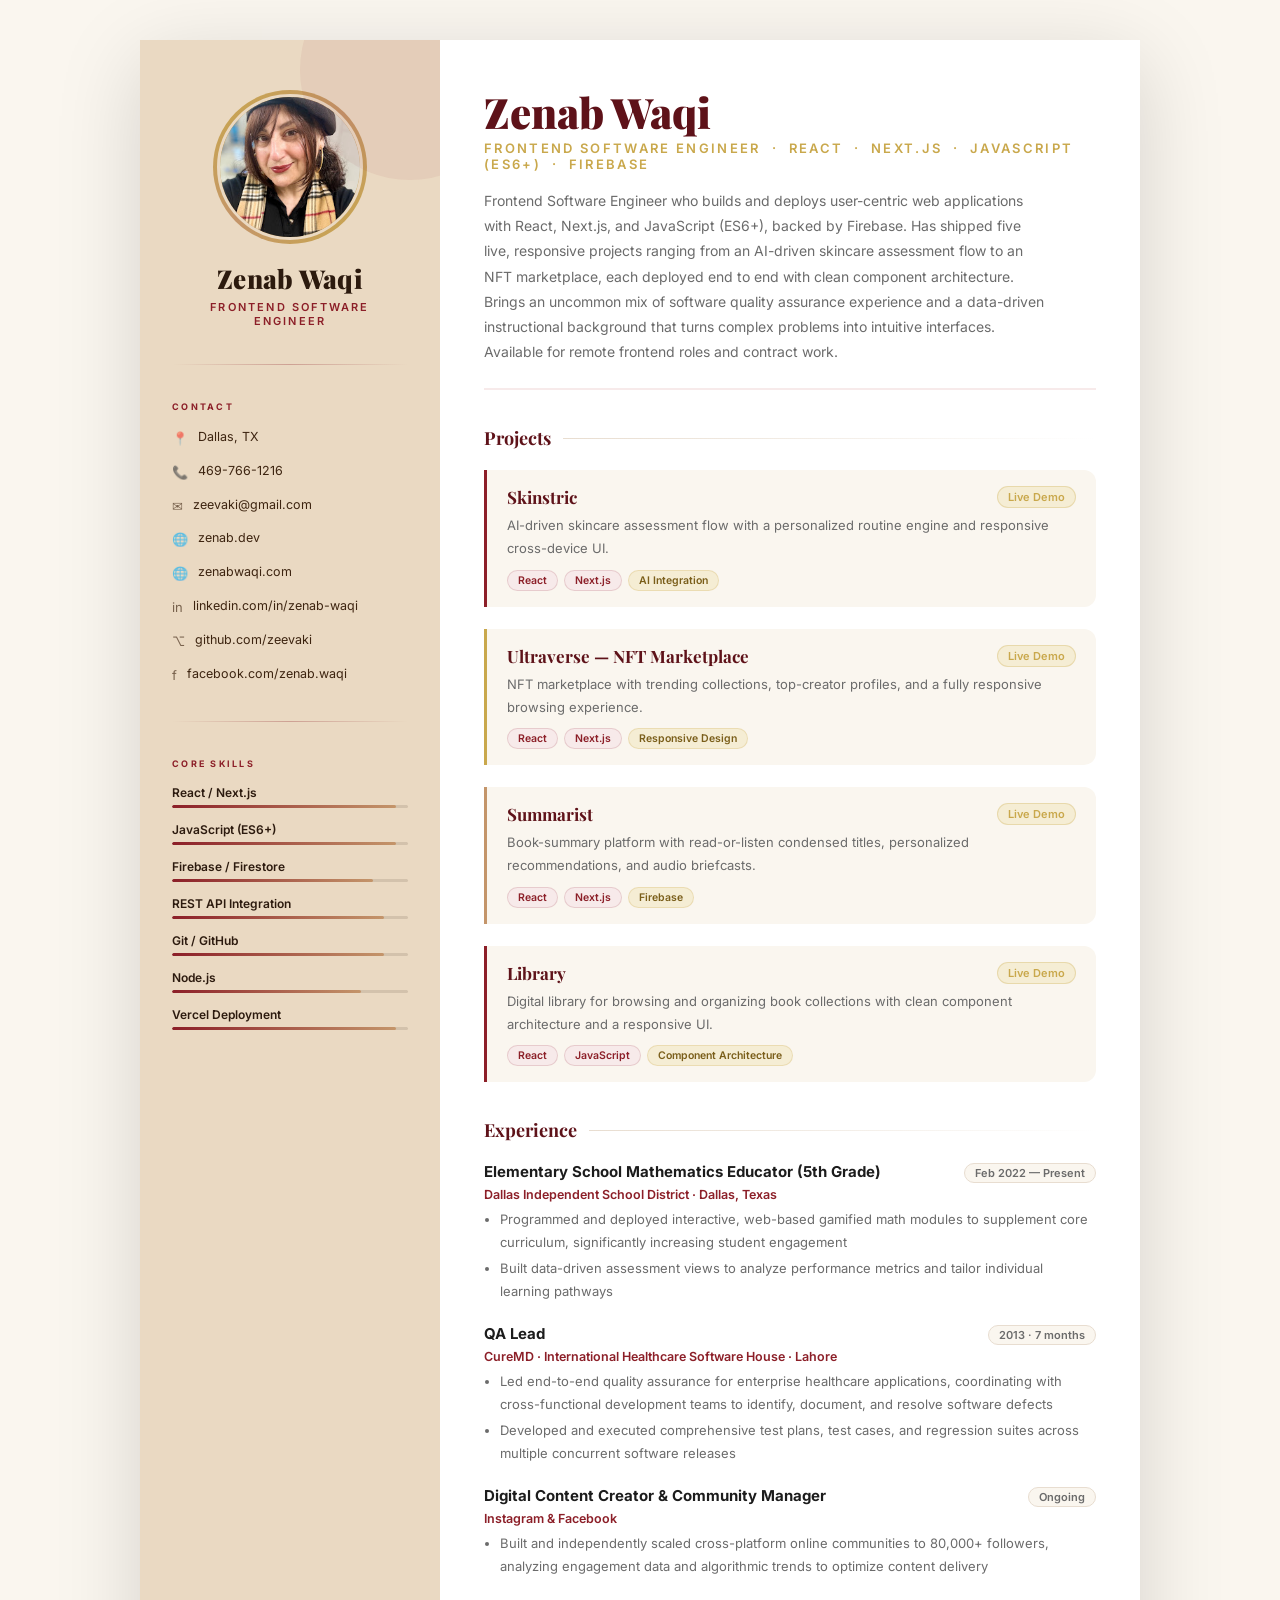
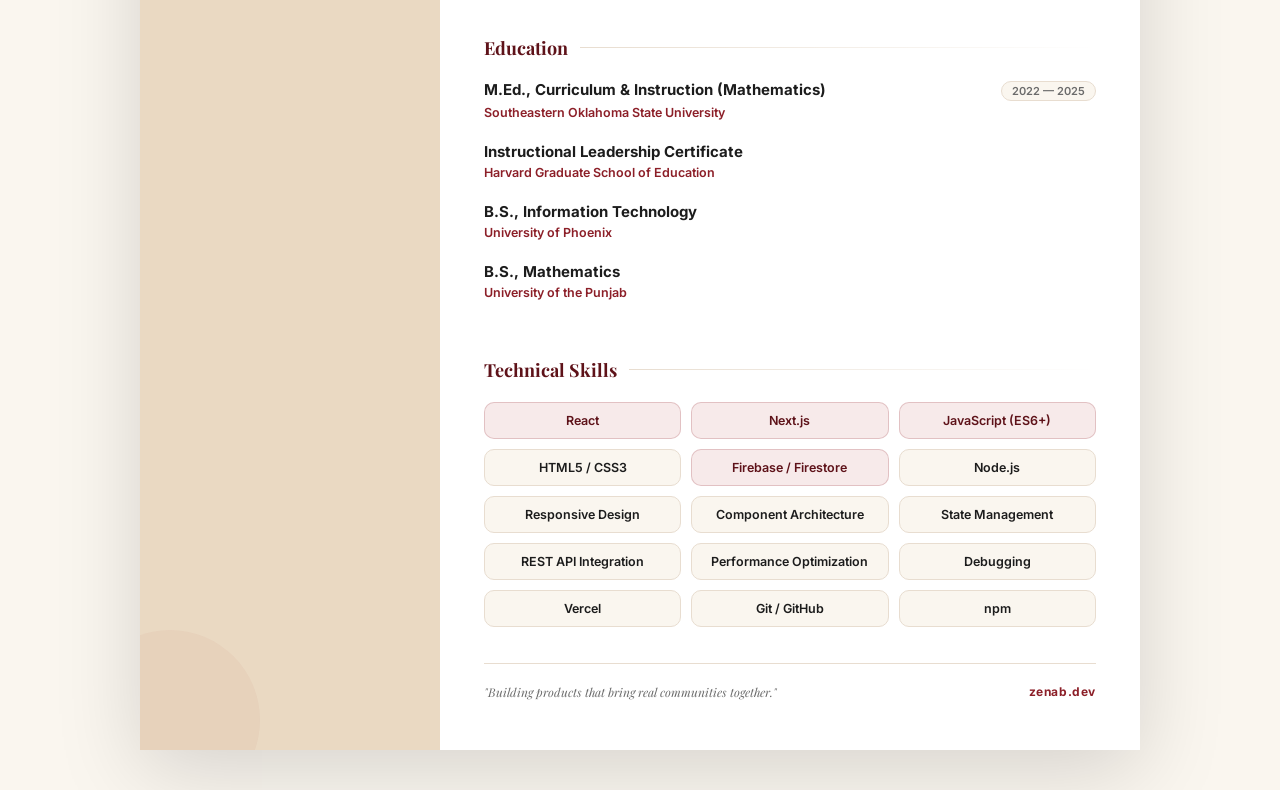
<file: resume.html>
<!DOCTYPE html>
<html lang="en">
<head>
  <meta charset="UTF-8" />
  <meta name="viewport" content="width=device-width, initial-scale=1.0" />
  <title>Zenab Waqi — Frontend Software Engineer</title>
  <link rel="preconnect" href="https://fonts.googleapis.com" />
  <link rel="preconnect" href="https://fonts.gstatic.com" crossorigin />
  <link href="https://fonts.googleapis.com/css2?family=Playfair+Display:wght@600;700;900&family=Inter:wght@300;400;500;600;700&display=swap" rel="stylesheet" />
  <style>
    *, *::before, *::after { margin: 0; padding: 0; box-sizing: border-box; }

    :root {
      --burgundy:     #8C1F28;
      --burgundy-dk:  #5E1219;
      --burgundy-lt:  #F7EAEA;
      --gold:         #C9A84C;
      --gold-lt:      #F5EDD4;
      --black:        #1C1C1C;
      --camel:        #C4956A;
      --cream:        #FAF6EF;
      --white:        #FFFFFF;
      --text:         #2C2C2C;
      --text-muted:   #6B6B6B;
      --border:       #E8DDD0;
    }

    body {
      font-family: 'Inter', sans-serif;
      background: var(--cream);
      color: var(--text);
      min-height: 100vh;
      display: flex;
      justify-content: center;
      align-items: flex-start;
      padding: 40px 20px;
    }

    .page {
      width: 1000px;
      background: var(--white);
      box-shadow: 0 20px 80px rgba(0,0,0,0.15);
      display: grid;
      grid-template-columns: 300px 1fr;
      min-height: 1100px;
    }

    /* ── SIDEBAR ── */
    .sidebar {
      background: #EAD9C2;
      padding: 50px 32px 50px;
      display: flex;
      flex-direction: column;
      gap: 36px;
      position: relative;
      overflow: hidden;
    }

    .sidebar::before {
      content: '';
      position: absolute;
      top: -80px; right: -80px;
      width: 220px; height: 220px;
      border-radius: 50%;
      background: rgba(140,31,40,0.06);
    }

    .sidebar::after {
      content: '';
      position: absolute;
      bottom: -60px; left: -60px;
      width: 180px; height: 180px;
      border-radius: 50%;
      background: rgba(140,31,40,0.04);
    }

    /* Photo */
    .photo-wrap {
      display: flex;
      flex-direction: column;
      align-items: center;
      gap: 0;
    }

    .photo-ring {
      width: 154px;
      height: 154px;
      border-radius: 50%;
      padding: 4px;
      background: linear-gradient(135deg, var(--gold), var(--camel), var(--gold));
      margin-bottom: 20px;
    }

    .photo-ring img {
      width: 100%;
      height: 100%;
      border-radius: 50%;
      object-fit: cover;
      border: 3px solid #EAD9C2;
      display: block;
    }

    .photo-initials {
      width: 100%;
      height: 100%;
      border-radius: 50%;
      background: var(--burgundy);
      display: flex;
      align-items: center;
      justify-content: center;
      font-family: 'Playfair Display', serif;
      font-size: 42px;
      font-weight: 700;
      color: var(--gold);
      border: 3px solid var(--burgundy-dk);
    }

    .sidebar-name {
      font-family: 'Playfair Display', serif;
      font-size: 26px;
      font-weight: 900;
      color: #2C1A0E;
      text-align: center;
      line-height: 1.15;
      letter-spacing: 0.3px;
    }

    .sidebar-title {
      font-size: 11px;
      font-weight: 600;
      letter-spacing: 0.2em;
      text-transform: uppercase;
      color: var(--burgundy);
      text-align: center;
      margin-top: 6px;
    }

    /* Divider */
    .divider {
      width: 100%;
      height: 1px;
      background: linear-gradient(90deg, transparent, rgba(140,31,40,0.3), transparent);
      opacity: 1;
    }

    /* Sidebar section */
    .s-section { display: flex; flex-direction: column; gap: 14px; }

    .s-label {
      font-size: 9px;
      font-weight: 700;
      letter-spacing: 0.25em;
      text-transform: uppercase;
      color: var(--burgundy);
      margin-bottom: 2px;
    }

    /* Contact */
    .contact-item {
      display: flex;
      align-items: flex-start;
      gap: 10px;
      font-size: 12.5px;
      color: #3D2410;
      font-weight: 400;
      line-height: 1.45;
      word-break: break-word;
    }

    .contact-icon {
      font-size: 13px;
      margin-top: 1px;
      flex-shrink: 0;
      opacity: 0.65;
    }

    .contact-item a {
      color: #3D2410;
      text-decoration: none;
    }
    .contact-item a:hover { color: var(--burgundy); }

    /* Skills */
    .skill-item {
      display: flex;
      flex-direction: column;
      gap: 5px;
    }

    .skill-name {
      font-size: 12px;
      font-weight: 600;
      color: #2C1A0E;
      display: flex;
      justify-content: space-between;
    }

    .skill-bar {
      height: 3px;
      background: rgba(44,26,14,0.12);
      border-radius: 2px;
      overflow: hidden;
    }

    .skill-fill {
      height: 100%;
      background: linear-gradient(90deg, var(--burgundy), var(--camel));
      border-radius: 2px;
    }

    /* Social media stats */
    .stat-grid {
      display: grid;
      grid-template-columns: 1fr 1fr;
      gap: 10px;
    }

    .stat-card {
      background: rgba(201,168,76,0.12);
      border: 1px solid rgba(201,168,76,0.25);
      border-radius: 10px;
      padding: 10px 8px;
      text-align: center;
    }

    .stat-num {
      font-family: 'Playfair Display', serif;
      font-size: 18px;
      font-weight: 700;
      color: var(--gold);
      display: block;
    }

    .stat-lbl {
      font-size: 9px;
      font-weight: 600;
      letter-spacing: 0.1em;
      text-transform: uppercase;
      color: rgba(255,255,255,0.55);
      display: block;
      margin-top: 2px;
    }

    /* ── MAIN ── */
    .main {
      padding: 50px 44px;
      display: flex;
      flex-direction: column;
      gap: 36px;
    }

    /* Main header */
    .main-header {
      border-bottom: 2px solid var(--burgundy-lt);
      padding-bottom: 24px;
    }

    .main-header h1 {
      font-family: 'Playfair Display', serif;
      font-size: 42px;
      font-weight: 900;
      color: var(--burgundy-dk);
      line-height: 1.05;
      margin-bottom: 6px;
    }

    .main-header .subtitle {
      font-size: 13px;
      font-weight: 600;
      letter-spacing: 0.18em;
      text-transform: uppercase;
      color: var(--gold);
      margin-bottom: 16px;
    }

    .summary {
      font-size: 14px;
      color: var(--text-muted);
      line-height: 1.8;
      font-weight: 400;
      max-width: 560px;
    }

    /* Section heading */
    .section-title {
      display: flex;
      align-items: center;
      gap: 12px;
      margin-bottom: 20px;
    }

    .section-title h2 {
      font-family: 'Playfair Display', serif;
      font-size: 18px;
      font-weight: 700;
      color: var(--burgundy-dk);
      white-space: nowrap;
    }

    .section-title::after {
      content: '';
      flex: 1;
      height: 1px;
      background: linear-gradient(90deg, var(--border), transparent);
    }

    /* Project cards */
    .projects { display: flex; flex-direction: column; gap: 22px; }

    .project-card {
      border-left: 3px solid var(--burgundy);
      padding: 16px 20px;
      background: var(--cream);
      border-radius: 0 12px 12px 0;
      position: relative;
    }

    .project-card.gold { border-left-color: var(--gold); }
    .project-card.camel { border-left-color: var(--camel); }

    .project-top {
      display: flex;
      justify-content: space-between;
      align-items: flex-start;
      margin-bottom: 6px;
      flex-wrap: wrap;
      gap: 6px;
    }

    .project-name {
      font-family: 'Playfair Display', serif;
      font-size: 17px;
      font-weight: 700;
      color: var(--burgundy-dk);
    }

    .project-url {
      font-size: 11px;
      font-weight: 600;
      color: var(--gold);
      text-decoration: none;
      background: var(--gold-lt);
      padding: 3px 10px;
      border-radius: 20px;
      border: 1px solid rgba(201,168,76,0.3);
    }

    .project-desc {
      font-size: 13px;
      color: var(--text-muted);
      line-height: 1.75;
      margin-bottom: 10px;
    }

    .tag-row { display: flex; flex-wrap: wrap; gap: 6px; }

    .tag {
      font-size: 10.5px;
      font-weight: 600;
      padding: 3px 10px;
      border-radius: 20px;
      background: var(--burgundy-lt);
      color: var(--burgundy);
      border: 1px solid rgba(140,31,40,0.15);
    }

    .tag.gold-tag {
      background: var(--gold-lt);
      color: #7A5E1A;
      border-color: rgba(201,168,76,0.25);
    }

    /* Experience */
    .exp-item { margin-bottom: 22px; }
    .exp-top {
      display: flex;
      justify-content: space-between;
      align-items: baseline;
      margin-bottom: 4px;
      flex-wrap: wrap;
      gap: 4px;
    }
    .exp-role {
      font-size: 15px;
      font-weight: 700;
      color: var(--black);
    }
    .exp-period {
      font-size: 11px;
      font-weight: 600;
      color: var(--text-muted);
      background: var(--cream);
      padding: 2px 10px;
      border-radius: 20px;
      border: 1px solid var(--border);
    }
    .exp-org {
      font-size: 12.5px;
      font-weight: 600;
      color: var(--burgundy);
      margin-bottom: 6px;
    }
    .exp-desc {
      font-size: 13px;
      color: var(--text-muted);
      line-height: 1.75;
    }
    .exp-desc li { margin-left: 16px; margin-bottom: 3px; }

    /* Skills grid in main */
    .skills-grid {
      display: grid;
      grid-template-columns: repeat(3, 1fr);
      gap: 10px;
    }

    .skill-pill {
      background: var(--cream);
      border: 1.5px solid var(--border);
      border-radius: 10px;
      padding: 10px 14px;
      font-size: 12.5px;
      font-weight: 600;
      color: var(--black);
      text-align: center;
    }

    .skill-pill.featured {
      background: var(--burgundy-lt);
      border-color: rgba(140,31,40,0.2);
      color: var(--burgundy-dk);
    }

    /* Footer strip */
    .resume-footer {
      margin-top: auto;
      padding-top: 20px;
      border-top: 1px solid var(--border);
      display: flex;
      justify-content: space-between;
      align-items: center;
    }

    .footer-quote {
      font-family: 'Playfair Display', serif;
      font-size: 12px;
      font-style: italic;
      color: var(--text-muted);
    }

    .footer-site {
      font-size: 12px;
      font-weight: 700;
      color: var(--burgundy);
      letter-spacing: 0.05em;
    }

    @media print {
      @page { size: letter; margin: 10mm 12mm; }

      * { -webkit-print-color-adjust: exact !important; print-color-adjust: exact !important; }

      body { padding: 0; background: white; }

      .page {
        box-shadow: none;
        width: 100%;
        grid-template-columns: 200px 1fr;
        min-height: unset;
      }

      /* Sidebar */
      .sidebar { padding: 24px 18px; gap: 14px; }
      .sidebar::before, .sidebar::after { display: none; }
      .photo-ring { width: 100px; height: 100px; margin-bottom: 10px; }
      .sidebar-name { font-size: 18px; }
      .sidebar-title { font-size: 9px; }
      .s-label { font-size: 8px; margin-bottom: 0; }
      .contact-item { font-size: 10px; gap: 6px; }
      .contact-icon { font-size: 10px; }
      .skill-name { font-size: 10px; }
      .skill-bar { height: 2px; }
      .s-section { gap: 8px; }
      .divider { margin: 2px 0; }

      /* Main */
      .main { padding: 24px 28px; gap: 16px; }
      .main-header { padding-bottom: 12px; }
      .main-header h1 { font-size: 28px; }
      .main-header .subtitle { font-size: 10px; margin-bottom: 8px; }
      .summary { font-size: 11px; line-height: 1.6; }
      .section-title { margin-bottom: 10px; }
      .section-title h2 { font-size: 14px; }

      /* Projects */
      .projects { gap: 8px; }
      .project-card { padding: 8px 12px; }
      .project-name { font-size: 13px; }
      .project-url { font-size: 9px; padding: 2px 7px; }
      .project-desc { font-size: 10.5px; line-height: 1.5; margin-bottom: 0; }
      .project-card { page-break-inside: avoid; }

      /* Experience & Education */
      .exp-item { margin-bottom: 12px; page-break-inside: avoid; }
      .exp-role { font-size: 12px; }
      .exp-period { font-size: 10px; }
      .exp-org { font-size: 11px; margin-bottom: 4px; }
      .exp-desc { font-size: 10.5px; line-height: 1.55; }
      .exp-desc li { margin-bottom: 1px; }

      /* Skills */
      .skills-grid { grid-template-columns: repeat(4, 1fr); gap: 5px; }
      .skill-pill { padding: 5px 8px; font-size: 9.5px; border-radius: 6px; }

      /* Footer */
      .resume-footer { padding-top: 10px; }
      .footer-quote { font-size: 10px; }
      .footer-site { font-size: 10px; }
    }
  </style>
</head>
<body>
<div class="page">

  <!-- ══════════ SIDEBAR ══════════ -->
  <aside class="sidebar">

    <!-- Photo -->
    <div class="photo-wrap">
      <div class="photo-ring">
        <img
          src="assets/profile.jpg"
          alt="Zenab Waqi"
          onerror="this.style.display='none'; this.parentNode.innerHTML='<div class=\'photo-initials\'>ZW</div>'"
        />
      </div>
      <div class="sidebar-name">Zenab Waqi</div>
      <div class="sidebar-title">Frontend Software Engineer</div>
    </div>

    <div class="divider"></div>

    <!-- Contact -->
    <div class="s-section">
      <div class="s-label">Contact</div>
      <div class="contact-item">
        <span class="contact-icon">📍</span>
        <span>Dallas, TX</span>
      </div>
      <div class="contact-item">
        <span class="contact-icon">📞</span>
        <a href="tel:4697661216">469-766-1216</a>
      </div>
      <div class="contact-item">
        <span class="contact-icon">✉</span>
        <a href="mailto:zeevaki@gmail.com">zeevaki@gmail.com</a>
      </div>
      <div class="contact-item">
        <span class="contact-icon">🌐</span>
        <a href="https://zenab.dev" target="_blank">zenab.dev</a>
      </div>
      <div class="contact-item">
        <span class="contact-icon">🌐</span>
        <a href="https://zenabwaqi.com" target="_blank">zenabwaqi.com</a>
      </div>
      <div class="contact-item">
        <span class="contact-icon">in</span>
        <a href="https://www.linkedin.com/in/zenab-waqi/" target="_blank">linkedin.com/in/zenab-waqi</a>
      </div>
      <div class="contact-item">
        <span class="contact-icon">⌥</span>
        <a href="https://github.com/zeevaki" target="_blank">github.com/zeevaki</a>
      </div>
      <div class="contact-item">
        <span class="contact-icon">f</span>
        <a href="https://www.facebook.com/zenab.waqi" target="_blank">facebook.com/zenab.waqi</a>
      </div>
    </div>

    <div class="divider"></div>

    <!-- Technical Skills -->
    <div class="s-section">
      <div class="s-label">Core Skills</div>
      <div class="skill-item">
        <span class="skill-name">React / Next.js</span>
        <div class="skill-bar"><div class="skill-fill" style="width:95%"></div></div>
      </div>
      <div class="skill-item">
        <span class="skill-name">JavaScript (ES6+)</span>
        <div class="skill-bar"><div class="skill-fill" style="width:95%"></div></div>
      </div>
      <div class="skill-item">
        <span class="skill-name">Firebase / Firestore</span>
        <div class="skill-bar"><div class="skill-fill" style="width:85%"></div></div>
      </div>
      <div class="skill-item">
        <span class="skill-name">REST API Integration</span>
        <div class="skill-bar"><div class="skill-fill" style="width:90%"></div></div>
      </div>
      <div class="skill-item">
        <span class="skill-name">Git / GitHub</span>
        <div class="skill-bar"><div class="skill-fill" style="width:90%"></div></div>
      </div>
      <div class="skill-item">
        <span class="skill-name">Node.js</span>
        <div class="skill-bar"><div class="skill-fill" style="width:80%"></div></div>
      </div>
      <div class="skill-item">
        <span class="skill-name">Vercel Deployment</span>
        <div class="skill-bar"><div class="skill-fill" style="width:95%"></div></div>
      </div>
    </div>

  </aside>

  <!-- ══════════ MAIN ══════════ -->
  <main class="main">

    <!-- Header -->
    <div class="main-header">
      <h1>Zenab Waqi</h1>
      <div class="subtitle">Frontend Software Engineer &nbsp;·&nbsp; React &nbsp;·&nbsp; Next.js &nbsp;·&nbsp; JavaScript (ES6+) &nbsp;·&nbsp; Firebase</div>
      <p class="summary">
        Frontend Software Engineer who builds and deploys user-centric web applications with React, Next.js, and JavaScript (ES6+), backed by Firebase. Has shipped five live, responsive projects ranging from an AI-driven skincare assessment flow to an NFT marketplace, each deployed end to end with clean component architecture. Brings an uncommon mix of software quality assurance experience and a data-driven instructional background that turns complex problems into intuitive interfaces. Available for remote frontend roles and contract work.
      </p>
    </div>

    <!-- Projects -->
    <div>
      <div class="section-title"><h2>Projects</h2></div>
      <div class="projects">

        <!-- Skinstric -->
        <div class="project-card">
          <div class="project-top">
            <div class="project-name">Skinstric</div>
            <a href="https://skinstric-rouge.vercel.app/" class="project-url" target="_blank">Live Demo</a>
          </div>
          <p class="project-desc">
            AI-driven skincare assessment flow with a personalized routine engine and responsive cross-device UI.
          </p>
          <div class="tag-row">
            <span class="tag">React</span>
            <span class="tag">Next.js</span>
            <span class="tag gold-tag">AI Integration</span>
          </div>
        </div>

        <!-- Ultraverse -->
        <div class="project-card gold">
          <div class="project-top">
            <div class="project-name">Ultraverse — NFT Marketplace</div>
            <a href="https://zenab-insternship-vwo5.vercel.app/" class="project-url" target="_blank">Live Demo</a>
          </div>
          <p class="project-desc">
            NFT marketplace with trending collections, top-creator profiles, and a fully responsive browsing experience.
          </p>
          <div class="tag-row">
            <span class="tag">React</span>
            <span class="tag">Next.js</span>
            <span class="tag gold-tag">Responsive Design</span>
          </div>
        </div>

        <!-- Summarist -->
        <div class="project-card camel">
          <div class="project-top">
            <div class="project-name">Summarist</div>
            <a href="https://summerbooks.vercel.app/" class="project-url" target="_blank">Live Demo</a>
          </div>
          <p class="project-desc">
            Book-summary platform with read-or-listen condensed titles, personalized recommendations, and audio briefcasts.
          </p>
          <div class="tag-row">
            <span class="tag">React</span>
            <span class="tag">Next.js</span>
            <span class="tag gold-tag">Firebase</span>
          </div>
        </div>

        <!-- Library -->
        <div class="project-card">
          <div class="project-top">
            <div class="project-name">Library</div>
            <a href="https://react-library-blush.vercel.app/" class="project-url" target="_blank">Live Demo</a>
          </div>
          <p class="project-desc">
            Digital library for browsing and organizing book collections with clean component architecture and a responsive UI.
          </p>
          <div class="tag-row">
            <span class="tag">React</span>
            <span class="tag">JavaScript</span>
            <span class="tag gold-tag">Component Architecture</span>
          </div>
        </div>

      </div>
    </div>

    <!-- Experience -->
    <div>
      <div class="section-title"><h2>Experience</h2></div>

      <div class="exp-item">
        <div class="exp-top">
          <div class="exp-role">Elementary School Mathematics Educator (5th Grade)</div>
          <span class="exp-period">Feb 2022 — Present</span>
        </div>
        <div class="exp-org">Dallas Independent School District · Dallas, Texas</div>
        <ul class="exp-desc">
          <li>Programmed and deployed interactive, web-based gamified math modules to supplement core curriculum, significantly increasing student engagement</li>
          <li>Built data-driven assessment views to analyze performance metrics and tailor individual learning pathways</li>
        </ul>
      </div>

      <div class="exp-item">
        <div class="exp-top">
          <div class="exp-role">QA Lead</div>
          <span class="exp-period">2013 · 7 months</span>
        </div>
        <div class="exp-org">CureMD · International Healthcare Software House · Lahore</div>
        <ul class="exp-desc">
          <li>Led end-to-end quality assurance for enterprise healthcare applications, coordinating with cross-functional development teams to identify, document, and resolve software defects</li>
          <li>Developed and executed comprehensive test plans, test cases, and regression suites across multiple concurrent software releases</li>
        </ul>
      </div>

      <div class="exp-item">
        <div class="exp-top">
          <div class="exp-role">Digital Content Creator &amp; Community Manager</div>
          <span class="exp-period">Ongoing</span>
        </div>
        <div class="exp-org">Instagram &amp; Facebook</div>
        <ul class="exp-desc">
          <li>Built and independently scaled cross-platform online communities to 80,000+ followers, analyzing engagement data and algorithmic trends to optimize content delivery</li>
        </ul>
      </div>
    </div>

    <!-- Education -->
    <div>
      <div class="section-title"><h2>Education</h2></div>

      <div class="exp-item">
        <div class="exp-top">
          <div class="exp-role">M.Ed., Curriculum &amp; Instruction (Mathematics)</div>
          <span class="exp-period">2022 — 2025</span>
        </div>
        <div class="exp-org">Southeastern Oklahoma State University</div>
      </div>

      <div class="exp-item">
        <div class="exp-top">
          <div class="exp-role">Instructional Leadership Certificate</div>
        </div>
        <div class="exp-org">Harvard Graduate School of Education</div>
      </div>

      <div class="exp-item">
        <div class="exp-top">
          <div class="exp-role">B.S., Information Technology</div>
        </div>
        <div class="exp-org">University of Phoenix</div>
      </div>

      <div class="exp-item">
        <div class="exp-top">
          <div class="exp-role">B.S., Mathematics</div>
        </div>
        <div class="exp-org">University of the Punjab</div>
      </div>
    </div>

    <!-- Skills -->
    <div>
      <div class="section-title"><h2>Technical Skills</h2></div>
      <div class="skills-grid">
        <div class="skill-pill featured">React</div>
        <div class="skill-pill featured">Next.js</div>
        <div class="skill-pill featured">JavaScript (ES6+)</div>
        <div class="skill-pill">HTML5 / CSS3</div>
        <div class="skill-pill featured">Firebase / Firestore</div>
        <div class="skill-pill">Node.js</div>
        <div class="skill-pill">Responsive Design</div>
        <div class="skill-pill">Component Architecture</div>
        <div class="skill-pill">State Management</div>
        <div class="skill-pill">REST API Integration</div>
        <div class="skill-pill">Performance Optimization</div>
        <div class="skill-pill">Debugging</div>
        <div class="skill-pill">Vercel</div>
        <div class="skill-pill">Git / GitHub</div>
        <div class="skill-pill">npm</div>
      </div>
    </div>

    <!-- Footer -->
    <div class="resume-footer">
      <span class="footer-quote">"Building products that bring real communities together."</span>
      <span class="footer-site"><a href="https://zenab.dev" target="_blank" style="color:var(--burgundy);text-decoration:none;">zenab.dev</a></span>
    </div>

  </main>

</div>
</body>
</html>
</file>
